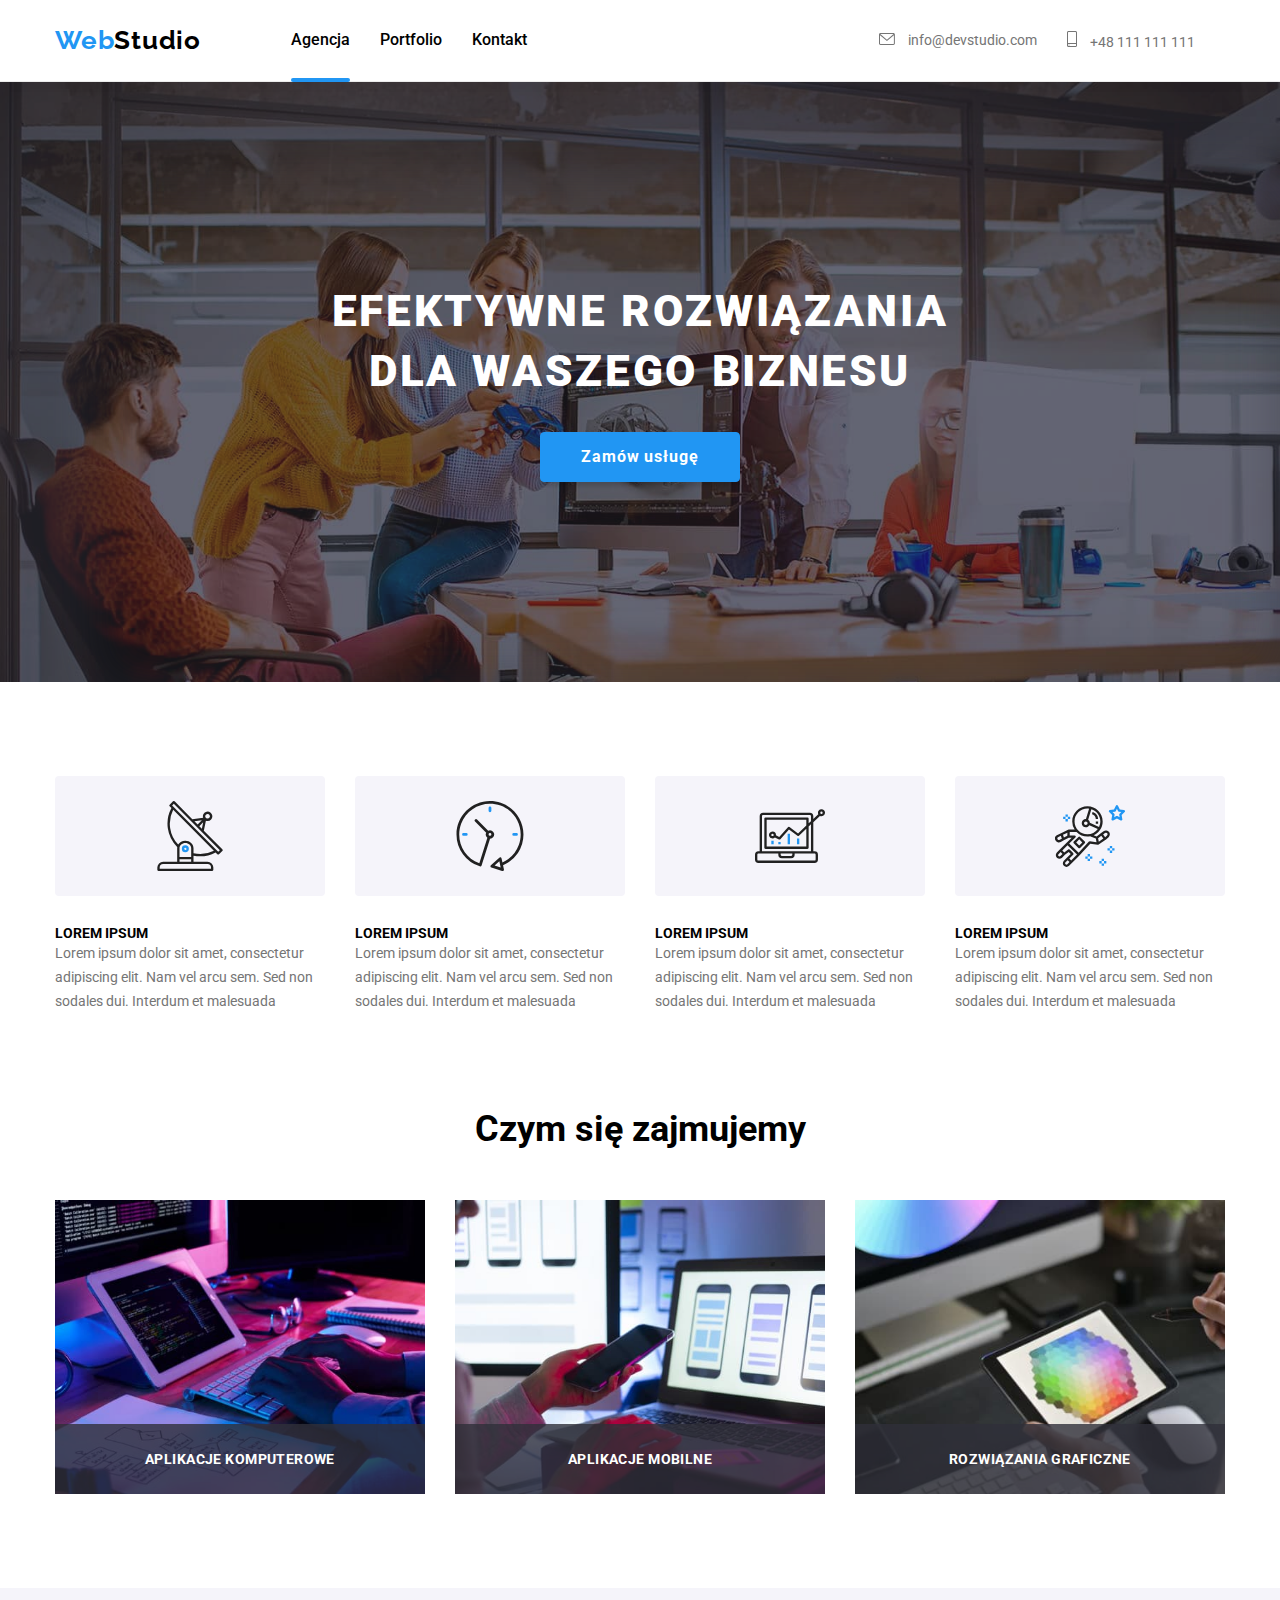
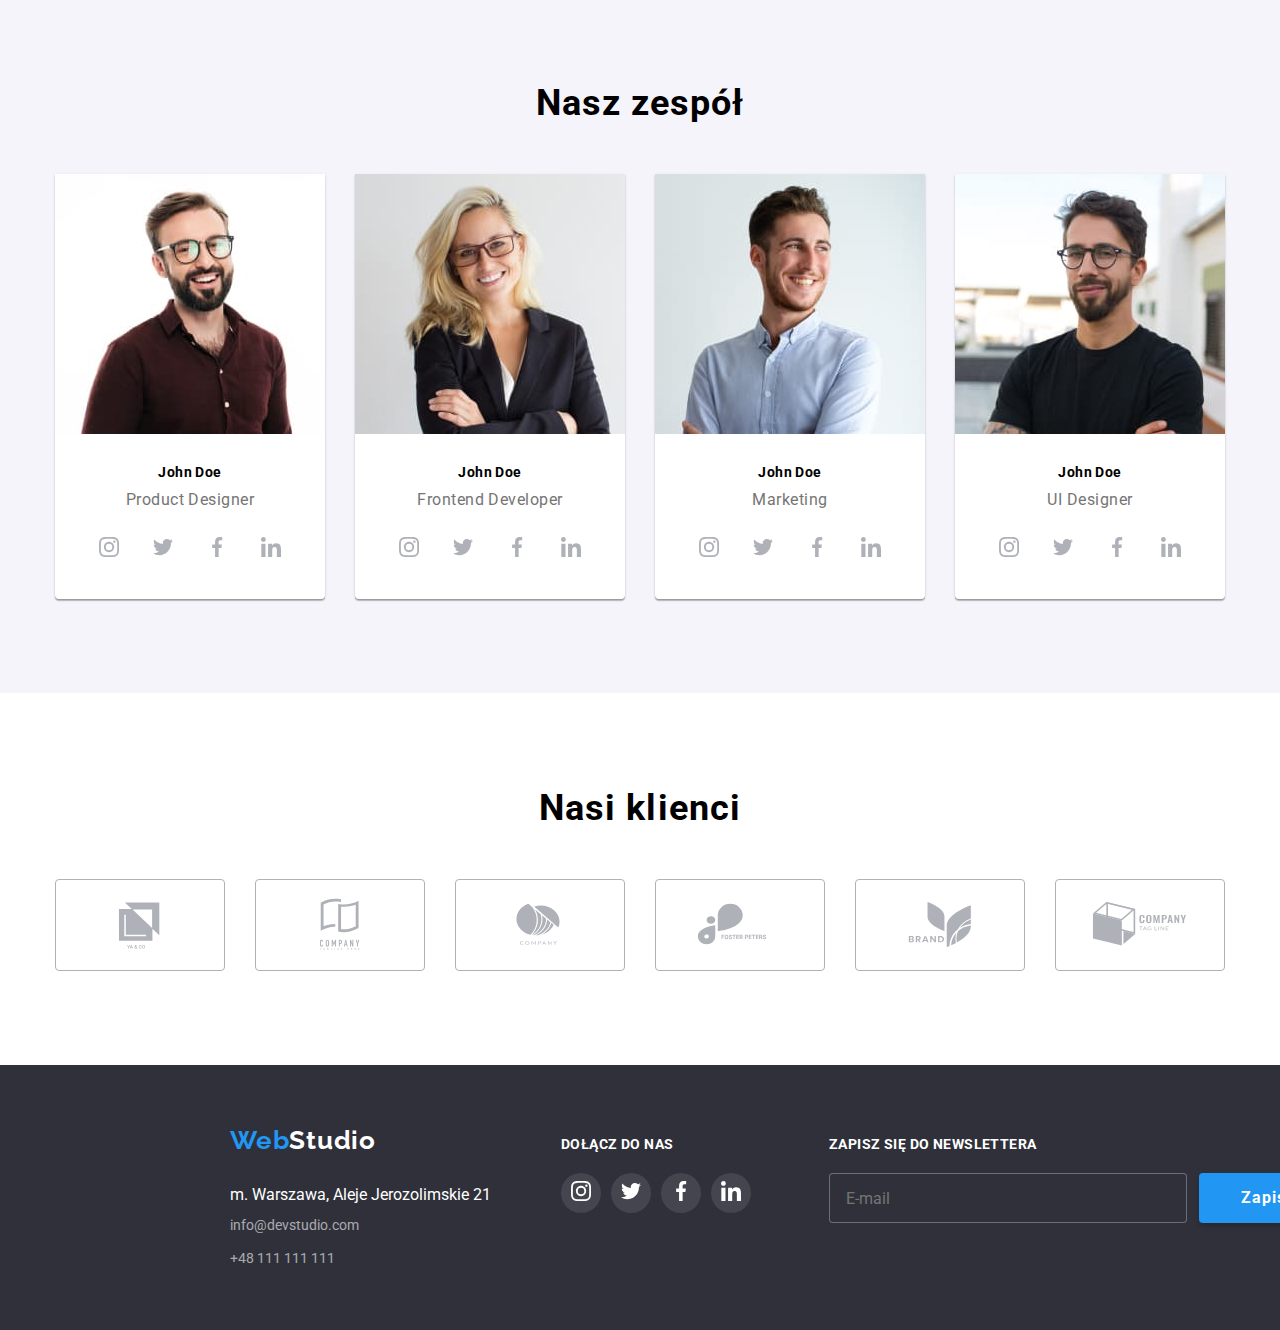
<file: index.html>
<!DOCTYPE html>
<html lang="en">
  <head>
    <meta charset="UTF-8" />
    <meta http-equiv="X-UA-Compatible" content="IE=edge" />
    <meta name="viewport" content="width=device-width, initial-scale=1.0" />
    <title>WebStudio</title>
    <link
      rel="stylesheet"
      href="https://cdnjs.cloudflare.com/ajax/libs/modern-normalize/1.0.0/modern-normalize.min.css"
    />
    <link rel="preconnect" href="https://fonts.googleapis.com" />
    <link rel="preconnect" href="https://fonts.gstatic.com" crossorigin />
    <link
      href="https://fonts.googleapis.com/css2?family=Raleway:wght@700&family=Roboto:wght@400;500;700;900&display=swap"
      rel="stylesheet"
    />
    <link href="css/styles.css" rel="stylesheet" />
  </head>
  <body class="center">
    <header class="header">
      <div class="container">
        <div class="menu-style">
          <nav class="nav-menu">
            <a class="logo decoration-none" href="index.html"
              ><span class="blue-text">Web</span>Studio</a
            >
            <ul class="menu list-style-none decoration-none">
              <li class="list-menu">
                <a class="first-link active" href="index.html">Agencja </a>
              </li>
              <li class="list-menu">
                <a class="first-link" href="portfolio.html">Portfolio</a>
              </li>
              <li class="list-menu">
                <a class="first-link" href="Kontakt">Kontakt</a>
              </li>
            </ul>
          </nav>
          <ul class="contact list-style-none">
            <li class="contact-list">
              <a
                class="second-link decoration-none"
                href="mailto:info@devstudio.com"
                ><svg class="contact-link-icon" width="16" height="12">
                  <use href="./images/icons.svg#icon-mail"></use>
                </svg>
                info@devstudio.com</a
              >
            </li>
            <li class="contact-list">
              <a class="second-link decoration-none" href="tel:+48111111111">
                <svg class="contact-link-icon" width="10" height="16">
                  <use href="./images/icons.svg#icon-smartphone-2"></use>
                </svg>
                +48 111 111 111</a
              >
            </li>
          </ul>
        </div>
      </div>
    </header>

    <main>
      <section class="main-section">
        <div class="container">
          <div class="main-section-text">
            <h1 class="main-descripton">
              EFEKTYWNE ROZWIĄZANIA DLA WASZEGO BIZNESU
            </h1>
            <button class="button-first" data-modal-open>
              <span class="button-text">Zamów usługę</span>
            </button>
          </div>
        </div>
      </section>
      <section class="list-lorem section">
        <div class="container">
          <ul class="first-lorem">
            <li class="first-lorem-list style">
              <div class="lorem-icon">
                <svg width="70" height="70">
                  <use href="./images/icons.svg#icon-antenna-1"></use>
                </svg>
              </div>
              <h4 class="title-lorem">LOREM IPSUM</h4>
              <p class="text">
                Lorem ipsum dolor sit amet, consectetur adipiscing elit. Nam vel
                arcu sem. Sed non sodales dui. Interdum et malesuada
              </p>
            </li>
            <li class="first-lorem-list style">
              <div class="lorem-icon">
                <svg width="70" height="70">
                  <use href="./images/icons.svg#icon-clock-1"></use>
                </svg>
              </div>
              <h4 class="title-lorem">LOREM IPSUM</h4>
              <p class="text">
                Lorem ipsum dolor sit amet, consectetur adipiscing elit. Nam vel
                arcu sem. Sed non sodales dui. Interdum et malesuada
              </p>
            </li>
            <li class="first-lorem-list style">
              <div class="lorem-icon">
                <svg width="70" height="70">
                  <use href="./images/icons.svg#icon-diagram-1"></use>
                </svg>
              </div>
              <h4 class="title-lorem">LOREM IPSUM</h4>
              <p class="text">
                Lorem ipsum dolor sit amet, consectetur adipiscing elit. Nam vel
                arcu sem. Sed non sodales dui. Interdum et malesuada
              </p>
            </li>
            <li class="first-lorem-list style">
              <div class="lorem-icon">
                <svg width="70" height="70">
                  <use href="./images/icons.svg#icon-astronaut-1"></use>
                </svg>
              </div>
              <h4 class="title-lorem">LOREM IPSUM</h4>
              <p class="text">
                Lorem ipsum dolor sit amet, consectetur adipiscing elit. Nam vel
                arcu sem. Sed non sodales dui. Interdum et malesuada
              </p>
            </li>
          </ul>
        </div>
      </section>

      <section class="our-job">
        <div class="container">
          <h2 class="title-works">Czym się zajmujemy</h2>
          <ul class="works list-style-none">
            <li class="item-works">
              <img
                class="size-img"
                src="images/p1.jpg"
                width="370"
                height="294"
                alt="pisze na klawiaturze"
              />
              <p class="label">Aplikacje Komputerowe</p>
            </li>
            <li class="item-works">
              <img
                class="size-img"
                src="images/p2.jpg"
                width="370"
                height="294"
                alt="wybiera układ strony na telefonie"
              />
              <p class="label">Aplikacje Mobilne</p>
            </li>
            <li class="item-works">
              <img
                class="size-img"
                src="images/p3.jpg"
                width="370"
                height="294"
                alt="wybór koloru na tablecie"
              />
              <p class="label">Rozwiązania Graficzne</p>
            </li>
          </ul>
        </div>
      </section>
      <section class="our-team section">
        <div class="container">
          <h2 class="title-team">Nasz zespół</h2>
          <ul class="person">
            <li class="person-list list-style-none">
              <figure>
                <img
                  src="images/p4.jpg"
                  width="270"
                  height="260"
                  alt="zdjęcie John Doe Product Designer"
                />
                <figcaption class="person-list-item">
                  <h4 class="person-name">John Doe</h4>
                  <p class="job">Product Designer</p>
                  <ul class="social-media list-style-none">
                    <li class="social-media-item">
                      <a class="social-media-button" href="#">
                        <svg class="social-media-icon" width="20" height="20">
                          <use href="./images/icons.svg#icon-instagram-2"></use>
                        </svg>
                      </a>
                    </li>
                    <li class="social-media-item">
                      <a class="social-media-button" href="#">
                        <svg class="social-media-icon" width="20" height="20">
                          <use href="./images/icons.svg#icon-twitter-1"></use>
                        </svg>
                      </a>
                    </li>
                    <li class="social-media-item">
                      <a class="social-media-button" href="#">
                        <svg class="social-media-icon" width="20" height="20">
                          <use href="./images/icons.svg#icon-facebook-1"></use>
                        </svg>
                      </a>
                    </li>
                    <li class="social-media-item">
                      <a class="social-media-button" href="#">
                        <svg class="social-media-icon" width="20" height="20">
                          <use href="./images/icons.svg#icon-linkedin-1"></use>
                        </svg>
                      </a>
                    </li>
                  </ul>
                </figcaption>
              </figure>
            </li>
            <li class="person-list">
              <figure>
                <img
                  src="images/p5.jpg"
                  width="270"
                  height="260"
                  alt="zdjęcie kobiety Frontende Developer"
                />
                <figcaption>
                  <h4 class="person-name">John Doe</h4>
                  <p class="job">Frontend Developer</p>
                  <ul class="social-media list-style-none">
                    <li class="social-media-item">
                      <a class="social-media-button" href="#">
                        <svg class="social-media-icon" width="20" height="20">
                          <use href="./images/icons.svg#icon-instagram-2"></use>
                        </svg>
                      </a>
                    </li>
                    <li class="social-media-item">
                      <a class="social-media-button" href="#">
                        <svg class="social-media-icon" width="20" height="20">
                          <use href="./images/icons.svg#icon-twitter-1"></use>
                        </svg>
                      </a>
                    </li>
                    <li class="social-media-item">
                      <a class="social-media-button" href="#">
                        <svg class="social-media-icon" width="20" height="20">
                          <use href="./images/icons.svg#icon-facebook-1"></use>
                        </svg>
                      </a>
                    </li>
                    <li class="social-media-item">
                      <a class="social-media-button" href="#">
                        <svg class="social-media-icon" width="20" height="20">
                          <use href="./images/icons.svg#icon-linkedin-1"></use>
                        </svg>
                      </a>
                    </li>
                  </ul>
                </figcaption>
              </figure>
            </li>
            <li class="person-list">
              <figure>
                <img
                  src="images/p6.jpg"
                  width="270"
                  height="260"
                  alt="zdjęcie John Doe Marketing"
                />
                <figcaption>
                  <h4 class="person-name">John Doe</h4>
                  <p class="job">Marketing</p>
                  <ul class="social-media list-style-none">
                    <li class="social-media-item">
                      <a class="social-media-button" href="#">
                        <svg class="social-media-icon" width="20" height="20">
                          <use href="./images/icons.svg#icon-instagram-2"></use>
                        </svg>
                      </a>
                    </li>
                    <li class="social-media-item">
                      <a class="social-media-button" href="#">
                        <svg class="social-media-icon" width="20" height="20">
                          <use href="./images/icons.svg#icon-twitter-1"></use>
                        </svg>
                      </a>
                    </li>
                    <li class="social-media-item">
                      <a class="social-media-button" href="#">
                        <svg class="social-media-icon" width="20" height="20">
                          <use href="./images/icons.svg#icon-facebook-1"></use>
                        </svg>
                      </a>
                    </li>
                    <li class="social-media-item">
                      <a class="social-media-button" href="#">
                        <svg class="social-media-icon" width="20" height="20">
                          <use href="./images/icons.svg#icon-linkedin-1"></use>
                        </svg>
                      </a>
                    </li>
                  </ul>
                </figcaption>
              </figure>
            </li>
            <li class="person-list">
              <figure>
                <img
                  src="images/p7.jpg"
                  width="270"
                  height="260"
                  alt="zdjęcie John Doe UI Designer"
                />
                <figcaption>
                  <h4 class="person-name">John Doe</h4>
                  <p class="job">UI Designer</p>
                  <ul class="social-media list-style-none">
                    <li class="social-media-item">
                      <a class="social-media-button" href="#">
                        <svg class="social-media-icon" width="20" height="20">
                          <use href="./images/icons.svg#icon-instagram-2"></use>
                        </svg>
                      </a>
                    </li>
                    <li class="social-media-item">
                      <a class="social-media-button" href="#">
                        <svg class="social-media-icon" width="20" height="20">
                          <use href="./images/icons.svg#icon-twitter-1"></use>
                        </svg>
                      </a>
                    </li>
                    <li class="social-media-item">
                      <a class="social-media-button" href="#">
                        <svg class="social-media-icon" width="20" height="20">
                          <use href="./images/icons.svg#icon-facebook-1"></use>
                        </svg>
                      </a>
                    </li>
                    <li class="social-media-item">
                      <a class="social-media-button" href="#">
                        <svg class="social-media-icon" width="20" height="20">
                          <use href="./images/icons.svg#icon-linkedin-1"></use>
                        </svg>
                      </a>
                    </li>
                  </ul>
                </figcaption>
              </figure>
            </li>
          </ul>
        </div>
      </section>
      <section class="section">
        <div class="container">
          <h2 class="client">Nasi klienci</h2>
          <ul class="client-list list-style-none">
            <li class="client-list-item">
              <svg width="106" height="60">
                <use href="./images/icons.svg#icon-Logo"></use>
              </svg>
            </li>
            <li class="client-list-item">
              <svg width="106" height="60">
                <use href="./images/icons.svg#icon-Logo-1"></use>
              </svg>
            </li>
            <li class="client-list-item">
              <svg width="106" height="60">
                <use href="./images/icons.svg#icon-Logo-2"></use>
              </svg>
            </li>
            <li class="client-list-item">
              <svg width="106" height="60">
                <use href="./images/icons.svg#icon-Logo-3"></use>
              </svg>
            </li>
            <li class="client-list-item">
              <svg width="106" height="60">
                <use href="./images/icons.svg#icon-Logo-4"></use>
              </svg>
            </li>
            <li class="client-list-item">
              <svg width="106" height="60">
                <use href="./images/icons.svg#icon-Logo-5"></use>
              </svg>
            </li>
          </ul>
        </div>
      </section>
    </main>
    <footer>
      <div class="footer container">
        <div class="footer-style">
          <section>
            <h3 class="logo-class">
              <a class="logo-footer decoration-none" href="index.html"
                ><span class="blue-text">Web</span
                ><span class="white-text">Studio</span></a
              >
            </h3>
            <address class="address">
              <ul class="footer-list list-style-none">
                <li class="footer-list-item style address-color">
                  m. Warszawa, Aleje Jerozolimskie 21
                </li>
                <li class="footer-list-item">
                  <a
                    class="footer-contact decoration-none"
                    href="mailto:info@devstudio.com"
                    >info@devstudio.com
                  </a>
                </li>
                <li class="footer-list-item">
                  <a
                    class="footer-contact decoration-none"
                    href="tel:+48111111111"
                    >+48 111 111 111</a
                  >
                </li>
              </ul>
            </address>
          </section>
          <section class="social-media-footer">
            <h4 class="social-media-footer-title">dołącz do nas</h4>
            <div>
              <ul class="social-media-footer-items list-style-none">
                <li class="social-media-footer-item">
                  <a href="#">
                    <svg width="20" height="20">
                      <use href="./images/icons.svg#icon-instagram-2"></use>
                    </svg>
                  </a>
                </li>
                <li class="social-media-footer-item">
                  <a href="#">
                    <svg width="20" height="20">
                      <use href="./images/icons.svg#icon-twitter-1"></use>
                    </svg>
                  </a>
                </li>
                <li class="social-media-footer-item">
                  <a href="#">
                    <svg width="20" height="20">
                      <use href="./images/icons.svg#icon-facebook-1"></use>
                    </svg>
                  </a>
                </li>
                <li class="social-media-footer-item">
                  <a href="#">
                    <svg width="20" height="20">
                      <use href="./images/icons.svg#icon-linkedin-1"></use>
                    </svg>
                  </a>
                </li>
              </ul>
            </div>
          </section>
          <section class="footer-newsletter">
            <form name="newsletter-name" autocomplete="on">
              <label class="newsletter-label"
                ><span>Zapisz się do newslettera</span>
                <input
                  class="newsletter-input"
                  type="email"
                  name="email"
                  placeholder="E-mail"
                  required
                />
              </label>
              <button class="newsletter-button" type="submit">
                <span>Zapisz się</span>
                <svg width="24" height="24">
                  <use href="./images/icons.svg#icon-icon-send"></use>
                </svg>
              </button>
            </form>
          </section>
        </div>
      </div>
    </footer>
    <div class="backdrop is-hidden" data-modal>
      <div class="modal">
        <button type="button" class="close-btn" data-modal-close>X</button>
        <h2 class="modal-form-title">Zostaw swoje dane w formularzu poniżej</h2>
        <div class="modal-form">
          <form name="modal-form">
            <ul class="list-style-none">
              <li class="form-item">
                <label class="form-label">
                  <span class="form-span">Imię</span>
                </label>
                <svg class="input-icon" width="12" height="12">
                  <use href="./images/icons.svg#icon-person-black-18dp-1"></use>
                </svg>
                <input
                  class="input-box"
                  type="text"
                  id="modal-username"
                  name="username"
                  required
                />
              </li>
              <li class="form-item">
                <label class="form-label">
                  <span class="form-span">Telefon</span>
                </label>
                <svg class="input-icon" width="13" height="13">
                  <use href="./images/icons.svg#icon-phone-black-18dp-1"></use>
                </svg>
                <input
                  class="input-box"
                  type="tel"
                  id="modal-phone-number"
                  name="phone_number"
                  required
                />
              </li>
              <li class="form-item">
                <label class="form-label">
                  <span class="form-span">Email</span>
                </label>
                <svg class="input-icon" width="15" height="12">
                  <use href="./images/icons.svg#icon-email-black-18dp-1"></use>
                </svg>
                <input
                  class="input-box"
                  type="email"
                  id="modal-email"
                  name="email"
                  required
                />
              </li>
              <li class="form-item">
                <label class="form-label">
                  <span class="form-span">Komentarz</span>
                </label>
                <textarea
                  class="input-box"
                  id="modal-comment"
                  placeholder="Wprowadź tekst"
                  name="comment"
                  maxlength="120"
                  required
                ></textarea>
              </li>
              <li class="form-item-checkbox">
                <div class="form-checkbox">
                  <input
                    class="checkbox-input"
                    id="checkbox"
                    type="checkbox"
                    name="checkbox"
                  />
                  <svg class="checkbox-svg" width="11" height="8">
                    <use href="./images/icons.svg#icon-icon-check"></use>
                  </svg>
                </div>
                <label class="form-label" for="checkbox">
                  <span class="checkbox-text"
                    >Oświadczam, iż akceptuję
                    <a class="blue-text" href="">Regulamin</a> i
                    <a class="blue-text" href=""
                      >Politykę Prywatności.
                    </a></span
                  >
                </label>
              </li>
              <li><button class="button-form" type="submit">Wyślij</button></li>
            </ul>
          </form>
        </div>
      </div>
    </div>
    <script src="./js/modal.js"></script>
  </body>
</html>
</file>
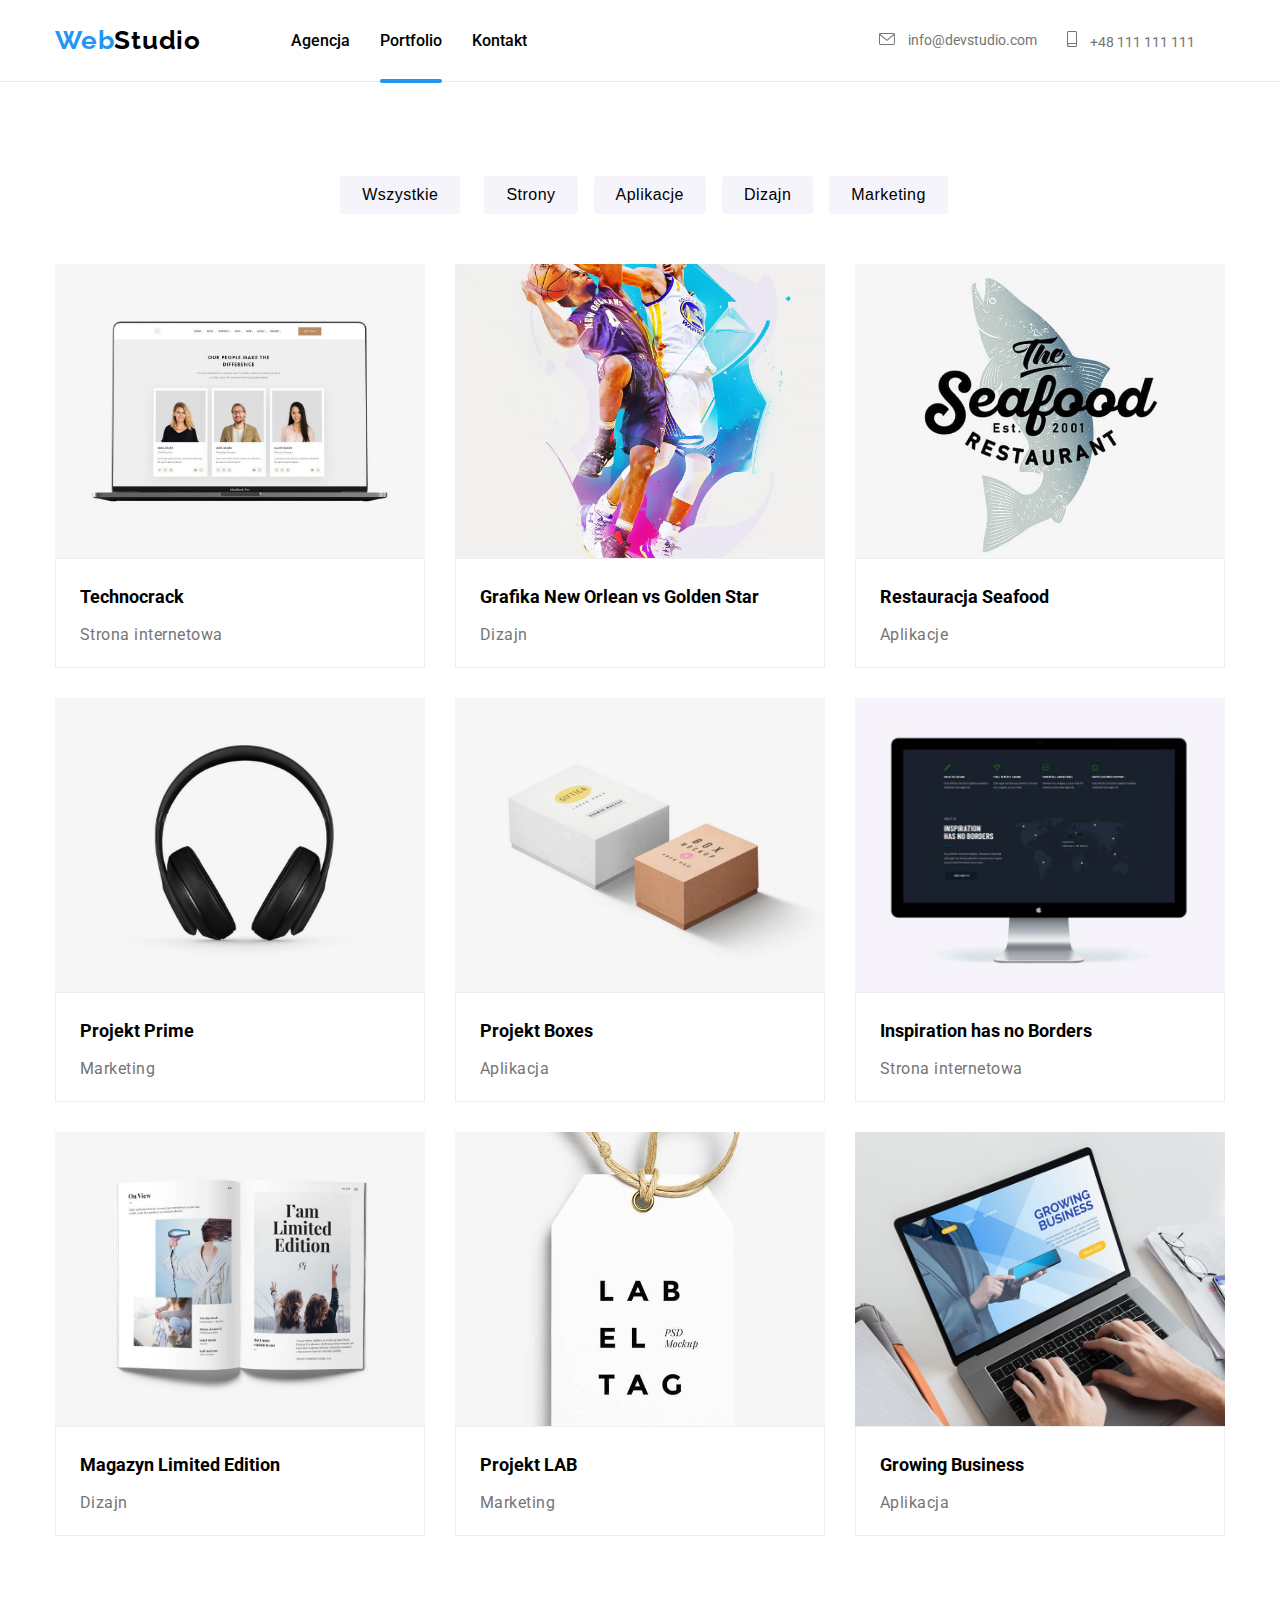
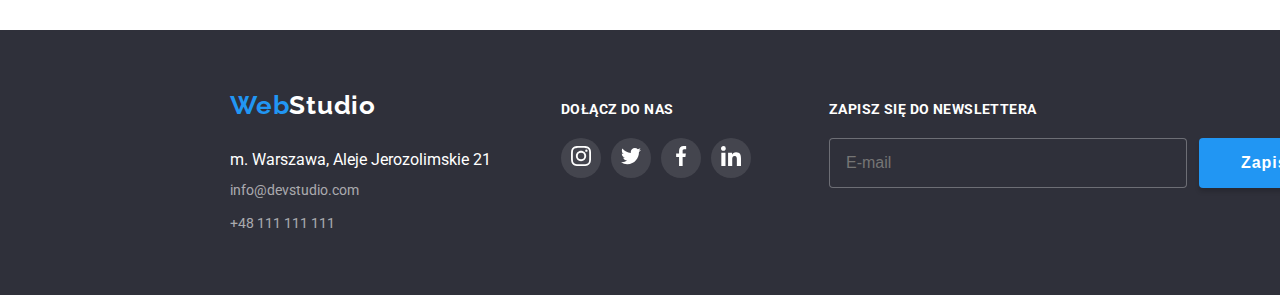
<file: portfolio.html>
<!DOCTYPE html>
<html lang="en">
  <head>
    <meta charset="UTF-8" />
    <meta http-equiv="X-UA-Compatible" content="IE=edge" />
    <meta name="viewport" content="width=device-width, initial-scale=1.0" />
    <title>WebStudio</title>
    <link rel="preconnect" href="https://fonts.googleapis.com" />
    <link rel="preconnect" href="https://fonts.gstatic.com" crossorigin />
    <link
      href="https://fonts.googleapis.com/css2?family=Raleway:wght@700&family=Roboto:wght@400;500;700;900&display=swap"
      rel="stylesheet"
    />
    <link href="css/styles.css" rel="stylesheet" />
  </head>
  <body class="portfolio">
    <header class="header">
      <div class="container">
        <div class="menu-style">
          <nav class="nav-menu">
            <a class="logo decoration-none" href="index.html"
              ><span class="blue-text">Web</span>Studio</a
            >
            <ul class="menu list-style-none decoration-none">
              <li class="list-menu">
                <a class="first-link" href="index.html">Agencja </a>
              </li>
              <li class="list-menu">
                <a class="first-link active" href="portfolio.html">Portfolio</a>
              </li>
              <li class="list-menu">
                <a class="first-link" href="Kontakt">Kontakt</a>
              </li>
            </ul>
          </nav>
          <ul class="contact list-style-none">
            <li class="contact-list">
              <a
                class="second-link decoration-none"
                href="mailto:info@devstudio.com"
                ><svg class="contact-link-icon" width="16" height="12">
                  <use href="./images/icons.svg#icon-mail"></use>
                </svg>
                info@devstudio.com</a
              >
            </li>
            <li class="contact-list">
              <a class="second-link decoration-none" href="tel:+48111111111">
                <svg class="contact-link-icon" width="10" height="16">
                  <use href="./images/icons.svg#icon-smartphone-2"></use>
                </svg>
                +48 111 111 111</a
              >
            </li>
          </ul>
        </div>
      </div>
    </header>
    
    <main class="section">
        <div class="container">
      <div class="portfolio-list">
        <ul class="button-list list-style-none">
       <li class="button-list-item"> <button class="button-second" type="button">Wszystkie</button></li>
       <li  class="button-list-item"></li> <button class="button-second" type="button">Strony</button></li>
      <li  class="button-list-item"> <button class="button-second" type="button">Aplikacje</button></li> 
       <li  class="button-list-item"> <button class="button-second" type="button">Dizajn</button></li>
       <li  class="button-list-item"> <button class="button-second" type="button">Marketing</button></li>
      </ul>
      </div>
      <section>
            <ul class="projects list-style-none">
              <li class="projects-item">
                <figure class="projects-overlay">
                  <img class="view" src=images/photo1.jpg width="370" height="294"
                  alt="otwarty laptop" />
                 <div class="overlay">
                  <p>Technorack jest popularną platformą wykorzystywaną do rozpowszechniania koronowirusa. Firmy wykorzytsują tę platformę do celów szpeigowskich i ataków na niezabezpieczone serwery konkurencji.</p>
                </div>
                  <figcaption class="project-border">
                    <h4 class="project-name">Technocrack</h4>
                    <p class="example">Strona internetowa</p>
                  </figcaption>
                </figure>
              </li>
              <li class="projects-item">
                <figure class="projects-overlay">
                  <img class="view" src=images/photo2.jpg width="370" height="294" alt="dwóch
                  chłopców gra w koszykówkę" />
                  <div class="overlay">
                    <p>Technorack jest popularną platformą wykorzystywaną do rozpowszechniania koronowirusa. Firmy wykorzytsują tę platformę do celów szpeigowskich i ataków na niezabezpieczone serwery konkurencji.</p>
                  </div>
                  <figcaption class="project-border">
                    <h4 class="project-name">Grafika New Orlean vs Golden Star</h4>
                    <p class="example">Dizajn</p>
                  </figcaption>
                </figure>
              </li>
              <li class="projects-item">
                <figure class="projects-overlay">
                  <img class="view" src=images/photo3.jpg width="370" height="294" alt="logo
                  restauracji seafood z rekinem" />
                  <div class="overlay">
                    <p>Technorack jest popularną platformą wykorzystywaną do rozpowszechniania koronowirusa. Firmy wykorzytsują tę platformę do celów szpeigowskich i ataków na niezabezpieczone serwery konkurencji.</p>
                  </div>
                  <figcaption class="project-border">
                    <h4 class="project-name">Restauracja Seafood</h4>
                    <p class="example">Aplikacje</p>
                  </figcaption>
                </figure>
              </li>
              <li class="projects-item">
                <figure class="projects-overlay">
                  <img src=images/photo4.jpg width="370" height="294"
                  alt="słuchawki do słuchania muzyki" />
                  <div class="overlay">
                    <p>Technorack jest popularną platformą wykorzystywaną do rozpowszechniania koronowirusa. Firmy wykorzytsują tę platformę do celów szpeigowskich i ataków na niezabezpieczone serwery konkurencji.</p>
                  </div>
                  <figcaption class="project-border">
                    <h4 class="project-name">Projekt Prime</h4>
                    <p class="example">Marketing</p>
                  </figcaption>
                </figure>
              </li>
              <li class="projects-item">
                <figure class="projects-overlay">
                  <img src=images/photo5.jpg width="370" height="294" alt="dwa
                  kartoniki" />
                  <div class="overlay">
                    <p>Technorack jest popularną platformą wykorzystywaną do rozpowszechniania koronowirusa. Firmy wykorzytsują tę platformę do celów szpeigowskich i ataków na niezabezpieczone serwery konkurencji.</p>
                  </div>
                  <figcaption class="project-border">
                    <h4 class="project-name">Projekt Boxes</h4>
                    <p class="example">Aplikacja</p>
                  </figcaption>
                </figure>
              </li>
              <li class="projects-item">
                <figure class="projects-overlay">
                  <img src=images/photo6.jpg width="370" height="294"
                  alt="monitor komputera" />
                  <div class="overlay">
                    <p>Technorack jest popularną platformą wykorzystywaną do rozpowszechniania koronowirusa. Firmy wykorzytsują tę platformę do celów szpeigowskich i ataków na niezabezpieczone serwery konkurencji.</p>
                  </div>
                  <figcaption class="project-border">
                    <h4 class="project-name">Inspiration has no Borders</h4>
                    <p class="example">Strona internetowa</p>
                  </figcaption>
                </figure>
              </li>
              <li class="projects-item">
                <figure class="projects-overlay">
                  <img src=images/photo7.jpg width="370" height="294"
                  alt="otwarta gazeta" />
                  <div class="overlay">
                    <p>Technorack jest popularną platformą wykorzystywaną do rozpowszechniania koronowirusa. Firmy wykorzytsują tę platformę do celów szpeigowskich i ataków na niezabezpieczone serwery konkurencji.</p>
                  </div>
                  <figcaption class="project-border">
                    <h4 class="project-name">Magazyn Limited Edition</h4>
                    <p class="example">Dizajn</p>
                  </figcaption>
                </figure>
              </li>
              <li class="projects-item">
                <figure class="projects-overlay">
                  <img src=images/photo8.jpg width="370" height="294"
                  alt="zawieszka lab" />
                  <div class="overlay">
                    <p>Technorack jest popularną platformą wykorzystywaną do rozpowszechniania koronowirusa. Firmy wykorzytsują tę platformę do celów szpeigowskich i ataków na niezabezpieczone serwery konkurencji.</p>
                  </div>
                  <figcaption class="project-border">
                    <h4 class="project-name">Projekt LAB</h4>
                    <p class="example">Marketing</p>
                  </figcaption>
                </figure>
              </li>
              <li class="projects-item">
                <figure class="projects-overlay">
                  <img src=images/photo9.jpg width="370" height="294" alt="ktoś
                  pisze na laptopie" />
                  <div class="overlay">
                    <p>Technorack jest popularną platformą wykorzystywaną do rozpowszechniania koronowirusa. Firmy wykorzytsują tę platformę do celów szpeigowskich i ataków na niezabezpieczone serwery konkurencji.</p>
                  </div>
                  <figcaption class="project-border">
                    <h4 class="project-name">Growing Business</h4>
                    <p class="example">Aplikacja</p>
                  </figcaption>
                </figure>
              </li>
            </ul>
      </section>
    </div>
      
    </main>
    <footer>
      <div class="footer container">
      <div class="footer-style">
        <section>
          <h3 class="logo-class">
            <a class="logo-footer decoration-none" href="index.html"
              ><span class="blue-text">Web</span
              ><span class="white-text">Studio</span></a
            >
          </h3>
          <address class="address">
            <ul class="footer-list list-style-none">
              <li class="footer-list-item style address-color">
                m. Warszawa, Aleje Jerozolimskie 21
              </li>
              <li class="footer-list-item">
                <a
                  class="footer-contact decoration-none"
                  href="mailto:info@devstudio.com"
                  >info@devstudio.com
                </a>
              </li>
              <li class="footer-list-item">
                <a
                  class="footer-contact decoration-none"
                  href="tel:+48111111111"
                  >+48 111 111 111</a
                >
              </li>
            </ul>
          </address>
        </section>
        <section class="social-media-footer">
          <p class="social-media-footer-title">dołącz do nas</p>
          <div>
            <ul class="social-media-footer-items list-style-none">
              <li class="social-media-footer-item">
                <a href="#">
                  <svg width="20" height="20">
                    <use href="./images/icons.svg#icon-instagram-2"></use>
                  </svg>
                </a>
              </li>
              <li class="social-media-footer-item">
                <a href="#">
                  <svg width="20" height="20">
                    <use href="./images/icons.svg#icon-twitter-1"></use>
                  </svg>
                </a>
              </li>
              <li class="social-media-footer-item">
                <a href="#">
                  <svg width="20" height="20">
                    <use href="./images/icons.svg#icon-facebook-1"></use>
                  </svg>
                </a>
              </li>
              <li class="social-media-footer-item">
                <a href="#">
                  <svg width="20" height="20">
                    <use href="./images/icons.svg#icon-linkedin-1"></use>
                  </svg>
                </a>
              </li>
            </ul>
          </div>
        </section>
        <section class="footer-newsletter">
          <form name="newsletter-name" autocomplete="on">
            <label class="newsletter-label"
              ><span>Zapisz się do newslettera</span>
              <input
                class="newsletter-input"
                type="email"
                name="email"
                placeholder="E-mail"
                required
              />
            </label>
            <button class="newsletter-button" type="submit">
              <span>Zapisz się</span>
              <svg width="24" height="24">
                <use href="./images/icons.svg#icon-icon-send"></use>
              </svg>
            </button>
          </form>
        </section>
      </div>
    </div>
  </footer>
  </body>
</html>
</file>
<file: css/styles.css>
* {
  color: black;
  box-sizing: border-box;
  margin: 0;
  padding: 0;
}
:root {
  --brand-color: #2196f3;
  --color-secondary: #060404;
  --color-third: #757575;
  --color-white: #ffffff;
  --line: #ececec;
  --icon-bg: #afb1b8;
  --svg-background: rgba(255, 255, 255, 0.1);
}
body {
  font-family: "Roboto", "Raleway", sans-serif;
  color: #212121;
  border: 0;
  background-color: var(--color-white);
  margin: 0 auto;
}
img {
  display: block;
  object-fit: cover;
}
.list-style-none {
  list-style: none;
}
.decoration-none {
  text-decoration: none;
}
hr {
  border: 1px solid var(--line);
}

a:hover,
a:focus {
  color: var(--brand-color);
}
footer {
  background-color: #2f303a;
}

.container {
  width: 1200px;
  margin-right: auto;
  margin-left: auto;
  align-items: center;
  padding: 0 15px;
}
.center {
  margin-left: auto;
  margin-right: auto;
}
.section {
  padding-top: 94px;
  padding-bottom: 94px;
}

.page-second .container {
  width: 1200px;
}
.nav-button {
  display: flex;
}
.nav-button a {
  text-decoration: none;
}
.header {
  border-bottom: 1px solid var(--line);
}
.header .container {
  display: flex;
  align-items: center;
  justify-content: space-between;
}
.menu-style {
  display: flex;
  justify-content: space-between;
  width: 100%;
}
.nav-menu {
  display: flex;
  justify-content: space-between;
  align-items: center;
  padding: 25px 0;
}
button:hover {
  background-color: var(--brand-color);
  color: #fff;
}
.menu a {
  text-decoration: none;
  color: #000000;
  font-size: 16px;
  font-weight: 500;
}
.list-menu:not(:last-child) {
  margin-right: 30px;
}
.backdrop {
  position: fixed;
  left: 0;
  top: 0;
  width: 100%;
  height: 100%;
  background-color: rgba(0, 0, 0, 0.2);
  z-index: 3;
  transition: transform 500ms linear, visibility 500ms linear,
    opacity 500ms linear;
}
.modal {
  position: absolute;
  top: 50%;
  left: 50%;
  transform: translate(-50%, -50%);
  background-color: #fff;
  width: 528px;
  min-height: 581px;
  box-shadow: 0px 1px 3px rgb(0 0 0 /12%), 0px 1px 1px rgb(0 0 0/14%),
    0px 2px 1px rgb(0 0 0 /20%);
  border-radius: 4px;
}
.close-btn {
  position: absolute;
  top: 8px;
  right: 8px;
  width: 30px;
  height: 30px;
  background-color: transparent;
  border: 1px solid rgba(0, 0, 0, 0.1);
  border-radius: 50%;
  cursor: pointer;
}
.is-hidden {
  opacity: 0;
  visibility: hidden;
  pointer-events: none;
  transform: scaleY(0);
}

.close-btn {
  transition: color 250ms cubic-bezier(0.4, 0, 0.2, 1),
    background-color 250ms cubic-bezier (0.4, 0, 0.2, 1);
}
.modal-form {
  position: relative;
  display: flex;
}
.modal-form ul {
  margin: 0;
  padding: 0;
}
.modal-form-title {
  padding-top: 40px;
  padding-left: 40px;
  padding-right: 40px;
  padding-bottom: 2px;
  margin: 0;
  letter-spacing: 0.03em;
  text-align: center;
  font-weight: 700;
  font-size: 20px;
  line-height: 1.15;
  color: #212121;
}
.form-label {
  display: flex;
  flex-direction: column;
  padding-top: 10px;
  padding-bottom: 4px;
}
.form-span {
  font-size: 12px;
  line-height: 1.16;
  letter-spacing: 0.01em;
  color: var(--color-third);
}
.form-item {
  position: relative;
  padding-left: 40px;
  padding-right: 40px;
  transition: fill 250ms;
  transition-timing-function: cubic-bezier(0.4, 0, 0.2, 1);
}
.form-item textarea {
  resize: none;
  width: 448px;
  height: 120px;
  font-size: 12px;
  line-height: 1.16;
  letter-spacing: 0.01em;
  border: 1 px solid rgba (33, 33, 33, 0.2);
  border-radius: 4px;
  padding-top: 12px;
  padding-left: 16px;
}
.form-item input {
  border: 1px solid rgba(33, 33, 33, 0.2);
  border-radius: 4px;
  padding: 0;
  padding-left: 40px;
  width: 448px;
  height: 40px;
}
.form-item textarea {
  border: 1px solid rgba(33, 33, 33, 0.2);
}
.modal-form textarea::placeholder {
  color: rgba(117, 117, 117, 0.5);
}
.form-item svg {
  position: absolute;
  left: 55px;
  top: 42px;
}
.input-icon {
  position: absolute;
  left: 12px;
  bottom: 11px;
}
.input-box {
  transition: outline 250ms, border 250ms;
  transition-timing-function: cubic-bezier(0.4, 0, 0.2, 1);
}
.input-box:focus {
  outline: var(--brand-color);
  border: 1px solid var(--brand-color);
}
.form-item:focus-within {
  fill: var(--brand-color);
}
.form-item-checkbox {
  padding-top: 20px;
  padding-bottom: 30px;
  display: flex;
  justify-content: center;
  align-items: center;
}
.form-checkbox {
  position: relative;
  width: 16px;
  height: 15px;
  margin-top: 5px;
  margin-right: 8px;
  border: 2px solid #212121;
  border-radius: 2px;
  transition: border-color 250ms;
  transition-timing-function: cubic-bezier(0.4, 0, 0.2, 1);
}
.checkbox-input {
  position: absolute;
  top: 50%;
  left: 50%;
  width: 18px;
  height: 16px;
  z-index: 200;
  transform: translate(-50%, -50%);
  appearance: none;
  cursor: pointer;
}
.checkbox-svg {
  position: absolute;
  width: 17px;
  height: 16px;
  top: 50%;
  left: 50%;
  z-index: 102;
  border-radius: 2px;
  transform: translate(-50%, -50%);
  fill: #fff;
  opacity: 0;
  transition: opacity 250ms;
  transition-timing-function: cubic-bezier(0.4, 0, 0.2, 1);
}
.checkbox-text {
  font-size: 14px;
  line-height: 1.7;
  letter-spacing: 0.03em;
  color: var(--color-third);
}
.checkbox-input:checked + .checkbox-svg {
  opacity: 1;
}
.form-checkbox:hover {
  border-color: var(--brand-color);
}
.button-form {
  width: 200px;
  height: 50px;
  font-weight: 700;
  font-size: 16px;
  list-style: 1.8;
  letter-spacing: 0.06em;
  color: var(--color-white);
  background-color: var(--brand-color);
  text-align: center;
  align-items: center;
  margin-left: 164px;
  border-radius: 4px;
  cursor: pointer;
  box-shadow: 0px 4px 4px rgba(0, 0, 0, 0.15);
  border: none;
  transition: background-color 250ms, color 250ms;
  transition-timing-function: cubic-bezier(0.4, 0, 0.2, 1);
}
.first-link {
  position: relative;
  font-weight: 500;
  font-size: 14px;
  line-height: 1.14;
  transition: color 250ms;
  transition-timing-function: cubic-bezier(0.4, 0, 0.2, 1);
}

.first-linkactive,
.first-link:hover,
.first-link:focus {
  color: var(--brand-color);
}
.first-link.active:after,
.first-link:hover:after,
.first-link:focus:after {
  background: var(--brand-color);
}
.second-link {
  color: var(--color-third);
  line-height: 1.14em;
  margin-right: 30px;
  transition: color 250ms, fill 250ms;
  transition-timing-function: cubic-bezier(0.4, 0, 0.2, 1);
}
.link {
  text-decoration: none;
  width: 58px;
  top: 32px;
  left: 55px;
}
.active::after {
  content: "";
  position: absolute;
  left: 0;
  right: 0;
  top: 48px;
  height: 4px;
  border-radius: 10px 10px 10px 10px;
  transition: background-color 250ms cubic-bezier(0.4, 0, 0.2, 1);
}

.contact-link-icon {
  margin-right: 10px;
  fill: var(--color-third);
  display: inline-flex;
  align-self: center;
  transition: color 250ms, fill 250ms;
  transition-timing-function: cubic-bezier(0.4, 0, 0.2, 1);
}
.contact-link-icon:hover,
.contact-link-icon:focus {
  fill: var(--brand-color);
}
.second-link:hover .contact-link-icon {
  fill: var(--brand-color);
}

.contact-link-icon-item {
  display: flex;
  justify-content: center;
  align-items: center;
}
.menu {
  display: flex;
  align-items: center;
}

.contact {
  display: flex;
  font-size: 14px;
  line-height: 24px;
}
.contact-list {
  display: flex;
  align-items: center;
  justify-content: center;
}
.logo {
  margin-right: 90px;
  font-family: Raleway;
  font-weight: 700;
  font-size: 26px;
  letter-spacing: 0.03em;
  line-height: 1.2em;
}

.blue-text {
  color: var(--brand-color);
}
.white-text {
  color: var(--color-white);
}

.main-section {
  background-color: #2f303a;
  max-width: 1600px;
  background-image: url("../images/team.jpg");
  background-repeat: no-repeat;
  background-size: cover;
  box-shadow: inset 50px 50px 50px 50px rgba(47, 48, 58, 0.4),
    inset 1600px 600px 50px 50px rgba(47, 48, 58, 0.4);
  margin: 0 auto;
}
.main-section-text {
  display: flex;
  align-items: center;
  height: 600px;
  justify-content: center;
  flex-direction: column;
}

.main-descripton {
  color: #fff;
  font-size: 44px;
  font-weight: 900;
  line-height: 1.363em;
  letter-spacing: 0.06em;
  text-align: center;
  text-transform: uppercase;
  width: 696px;
  margin-bottom: 30px;
}

.button-first {
  width: 200px;
  height: 50px;
  border-radius: 4px;
  background-color: var(--brand-color);
  cursor: pointer;
  color: #fff;
  box-shadow: 0px 4px 4px rgb(0, 0, 0, 0.15);
  font-size: 16px;
  border: 1px solid var(--brand-color);
}

.button-text {
  font-weight: 700;
  font-size: 16px;
  line-height: 30px;
  letter-spacing: 0.06em;
  color: var(--color-white);
}
.list-lorem {
  display: flex;
}

.first-lorem-list {
  width: 270px;
  display: flex;
  flex-wrap: wrap;
}
.lorem-icon {
  display: flex;
  width: 270px;
  height: 120px;
  background: #f5f4fa;
  justify-content: center;
  align-items: center;
  border-radius: 4px;
  margin-bottom: 30px;
}
.title-lorem {
  font-size: 14px;
  line-height: 1.14em;
  font-weight: 700;
}
.text {
  font-size: 14px;
  line-height: 1.71em;
  color: var(--color-third);
}
.first-lorem {
  display: flex;
  justify-content: space-between;
}

.img-size {
  width: 370px;
}
.our-job {
  padding-bottom: 94px;
}
.works {
  display: flex;
  justify-content: space-between;
}
.title-works {
  font-size: 36px;
  line-height: 1.17em;
  font-weight: 700;
  text-align: center;
  padding-bottom: 50px;
}
.item-works {
  position: relative;
}
.item-works .label {
  position: absolute;
  background: rgba(47, 48, 58, 0.8);
  font-weight: 700;
  font-size: 14px;
  line-height: 16px;
  letter-spacing: 0.03em;
  text-transform: uppercase;
  color: var(--color-white);
  display: flex;
  align-items: center;
  justify-content: center;
  bottom: 0;
  left: 0;
  right: 0;
  padding: 27px 90px;
}
.our-team {
  background-color: #f5f4fa;
}
.title-team {
  font-size: 36px;
  line-height: 1.17em;
  font-weight: 700;
  text-align: center;
  letter-spacing: 0.03em;
  padding-bottom: 50px;
}

.person {
  display: flex;
  justify-content: space-between;
}
.person-name {
  font-weight: 700;
  font-size: 14px;
  line-height: 1.142em;
  letter-spacing: 0.03em;
  margin-bottom: 10px;
  padding-top: 30px;
}
.person-list {
  list-style-type: none;
  text-align: center;
  box-shadow: 0px 1px 3px rgba(0, 0, 0, 0.12), 0px 1px 1px rgba(0, 0, 0, 0.14),
    0px 2px 1px rgba(0, 0, 0, 0.2);
  border-radius: 0px 0px 4px 4px;
  background-color: #fff;
}
.person-list-image {
  display: block;
}
.job {
  letter-spacing: 0.03em;
  line-height: 1.187em;
  color: var(--color-third);
  padding-bottom: 16px;
}
.social-media {
  display: flex;
  align-items: center;
  justify-content: center;
  margin-bottom: 30px;
  margin-left: auto;
  margin-right: auto;
  gap: 10px;
}
.social-media-button {
  display: inline-flex;
  padding: 12px;
  width: 44px;
  height: 44px;
  border-radius: 50%;
  fill: var(--icon-bg);
  transition: background-color 250ms, fill 250ms;
  transition-timing-function: cubic-bezier(0.4, 0, 0.2, 1);
}
.social-media-button:not(:last-child) {
  margin-right: 10px;
}
.social-media-button:hover,
.social-media-button:focus,
.social-media-button:active {
  background-color: var(--brand-color);
  fill: var(--color-white);
}
.client {
  font-size: 36px;
  line-height: 1.17em;
  font-weight: 700;
  text-align: center;
  letter-spacing: 0.03em;
  padding-bottom: 50px;
}
.client-list {
  display: flex;
  margin: 0 -15px;
}
.client-list-item {
  display: flex;
  justify-content: center;
  align-items: center;
  width: 170px;
  height: 92px;
  margin: 0 15px;
  border: 1px solid #afb1b8;
  border-radius: 4px;
  fill: var(--icon-bg);
  transition: fill 250ms, border 250ms;
  transition-timing-function: cubic-bezier(0.4, 0, 0.2, 1);
}
.client-list-item:hover,
.client-list-item:focus {
  fill: var(--brand-color);
  border-color: var(--brand-color);
  cursor: pointer;
}
.footer {
  background-color: #2f303a;
  color: var(--color-secondary);
  width: 1600px;
}
.logo-class {
  padding-top: 60px;
  padding-left: 215px;
  padding-bottom: 0;
}
.logo-footer {
  font-family: Raleway;
  font-weight: 700;
  font-size: 26px;
  letter-spacing: 0.03em;
  line-height: 1.2em;
}
.address {
  font-style: normal;
  padding-top: 20px;
  padding-left: 215px;
  padding-bottom: 60px;
}
.address-color {
  color: var(--color-white);
  font-style: normal;
}
.footer-style {
  display: flex;
}
.footer-list-item {
  margin-top: 9px;
}

.footer-contact {
  font-size: 14px;
  color: rgba(255, 255, 255, 0.6);
  line-height: 24px;
  transition: color 250ms;
  transition-timing-function: cubic-bezier(0.4, 0, 0.2, 1);
}
.social-media-footer {
  padding-left: 70px;
  padding-top: 72px;
}
.social-media-footer-title {
  margin: 0;
  font-weight: 700;
  font-size: 14px;
  line-height: 1.14;
  letter-spacing: 0.03em;
  text-transform: uppercase;
  color: var(--color-white);
}
.social-media-footer-items {
  display: flex;
  padding-top: 20px;
  gap: 10px;
}
.social-media-footer-item {
  display: inline-flex;
  justify-content: center;
  align-items: center;
  width: 40px;
  height: 40px;
  fill: var(--color-white);
  border-radius: 50%;
  background: var(--svg-background);
  transition: background-color 250ms;
  transition-timing-function: cubic-bezier(0.4, 0, 0.2, 1);
}
.social-media-footer-item:hover,
.social-media-footer-item:focus {
  background: var(--brand-color);
  cursor: pointer;
}
.footer-newsletter {
  padding-top: 72px;
  padding-left: 78px;
}
.footer-newsletter form {
  display: flex;
}
.newsletter-label span {
  display: block;
  font-size: 14px;
  font-weight: 700;
  line-height: 1.14;
  letter-spacing: 0.03em;
  margin: 0;
  text-transform: uppercase;
  padding-bottom: 20px;
  color: var(--color-white);
  padding-bottom: 20px;
}
.newsletter-input {
  width: 358px;
  height: 50px;
  font-size: 16px;
  line-height: 1.25;
  padding-top: 15px;
  padding-right: 0px;
  padding-bottom: 15px;
  padding-left: 16px;
  border-radius: 4px;
  border: 1px solid rgba(255, 255, 255, 0.3);
  filter: drop-shadow (0px 4px 4px rgba (0, 0, 0, 0.15));
  background-color: #2f303a;
  color: rgba(255, 255, 255, 0.6);
  transition: border-color 250ms;
  transition-timing-function: cubic-bezier(0.4, 0, 0.2, 1);
}
.newsletter-button {
  width: 200px;
  height: 50px;
  font-size: 16px;
  font-weight: 700;
  letter-spacing: 0.06em;
  display: inline-flex;
  align-items: center;
  text-align: center;
  padding-left: 42px;
  margin-left: 12px;
  margin-top: 36px;
  border-radius: 4px;
  border: none;
  cursor: pointer;
  background-color: var(--brand-color);
  box-shadow: 0px 4px 4px rgba(0, 0, 0, 0.15);
  transition-duration: 250ms;
  transition-timing-function: cubic-bezier(0.4, 0, 0.2, 1);
}

.newsletter-button span {
  font-weight: 700;
  font-size: 16px;
  line-height: 1.8;
  margin: 0;
  color: var(--color-white);
}
.newsletter-button svg {
  margin-left: 24px;
}

.button-second:hover {
  background-color: var(--brand-color);
  color: var(--color-white);
  box-shadow: 0px 3px 1px rgba(0, 0, 0, 0.1), 0px 1px 2px rgb(0, 0, 0, 0.08),
    0px 2px 2px rgba(0, 0, 0, 0.12);
}

.button-second {
  font-size: 16px;
  cursor: pointer;
  text-align: center;
  font-weight: 500;
  line-height: 1.625em;
  letter-spacing: 0.03em;
  border-radius: 4px;
  border-style: none;
  padding: 6px 22px;
  background-color: #f5f4fa;
  transition: color 250ms, background-color 250ms, box-shadow 250ms;
  transition-timing-function: cubic-bezier(0.4, 0, 0.2, 1);
}

.button-list {
  display: flex;
  justify-content: center;
  padding-bottom: 50px;
  padding-left: 15px;
  padding-right: 15px;
  gap: 8px;
}
.button-list-item {
  margin-left: 8px;
}
.example {
  font-size: 16px;
  color: var(--color-third);
}
.projects {
  display: flex;
  flex-wrap: wrap;
  gap: 30px;
}
.projects-item {
  display: flex;
  background: var(--color-white);
}
.projects-item:hover {
  box-shadow: 0px 1px 1px rgba(0, 0, 0, 0.12), 0px 4px 4px rgba(0, 0, 0, 0.06),
    1px 4px 6px rgba(0, 0, 0, 0.16);
}
.project-border {
  border: 1px solid #eeeeee;
  position: relative;
  background-color: var(--color-white);
}
.projects-overlay {
  overflow: hidden;
  position: relative;
  margin: 0;
}
.projects-overlay:hover .overlay {
  transform: translateX(0);
  background: rgba(33, 150, 243, 0.9);
}
.overlay {
  position: absolute;
  top: 0;
  left: 0%;
  width: 100%;
  height: 100%;
  padding-top: 49px;
  padding-left: 24px;
  transform: translateY(100%);
  transition: transform 250ms, background-color 250ms;
  transition-timing-function: cubic-bezier(0.4, 0, 0.2, 1);
}
.overlay > p {
  font-size: 18px;
  color: var(--color-white);
  font-weight: 400;
  line-height: 28px;
  letter-spacing: 0.03em;
  font-style: regular;
}

.project-name {
  font-size: 18px;
  font-weight: 700;
  line-height: 36px;
  padding-top: 20px;
  padding-left: 24px;
}
.example {
  font-size: 16px;
  line-height: 1.5em;
  color: var(--color-third);
  padding-left: 220px;
  letter-spacing: 0.03em;
  padding-top: 8px;
  padding-bottom: 20px;
  padding-left: 24px;
}

.view {
  display: block;
}
</file>
